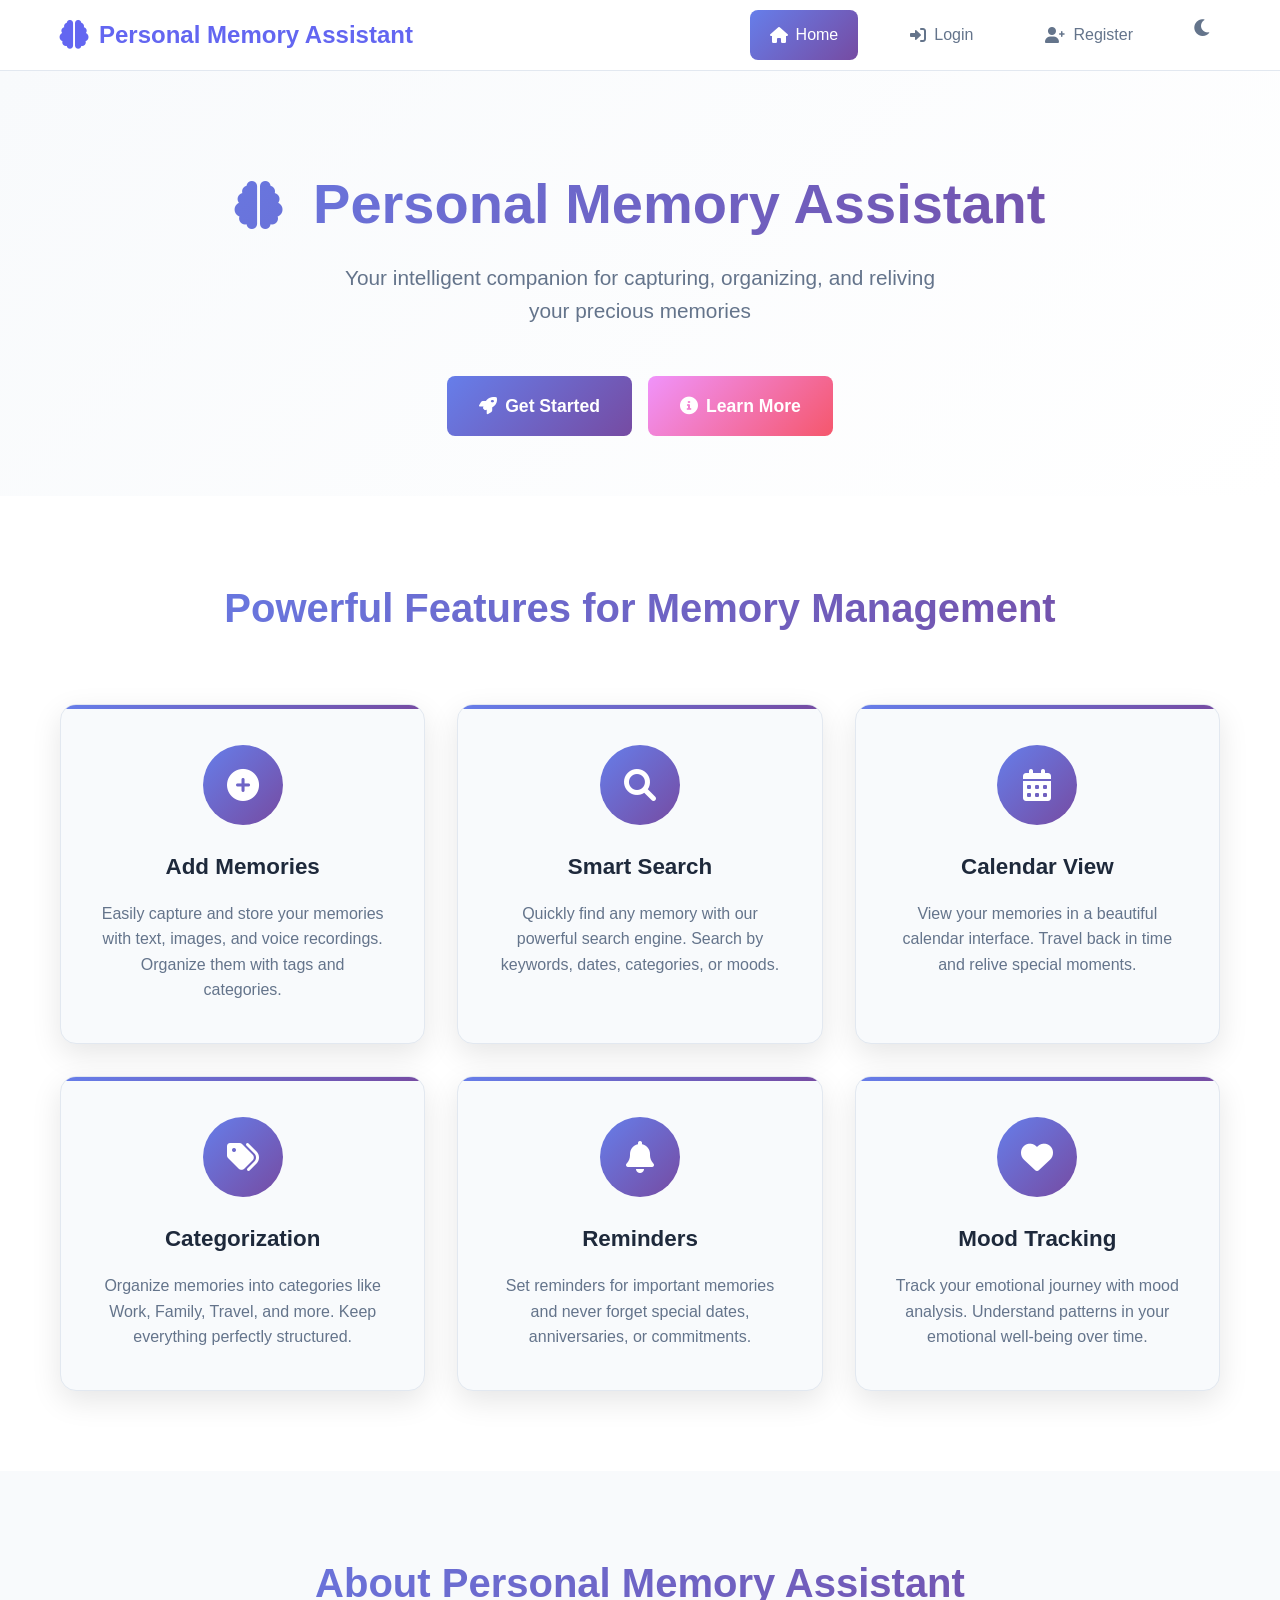
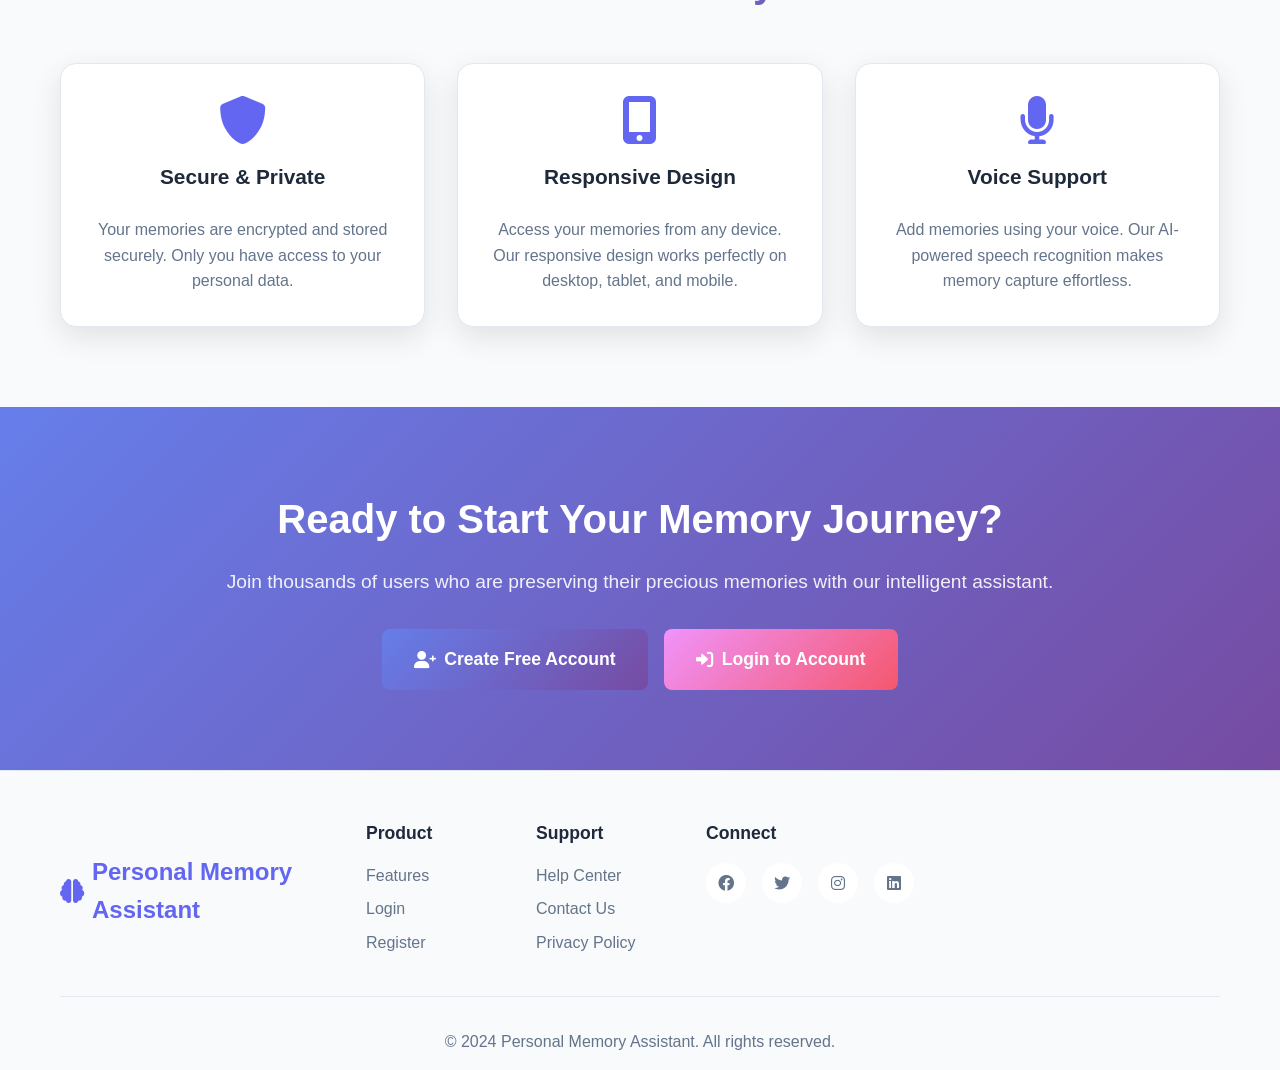
<file: frontend/index.html>
<!DOCTYPE html>
<html lang="en">
<head>
    <meta charset="UTF-8">
    <meta name="viewport" content="width=device-width, initial-scale=1.0">
    <title>Personal Memory Assistant - Your Digital Memory Companion</title>
    <link rel="stylesheet" href="styles.css">
    <link href="https://cdnjs.cloudflare.com/ajax/libs/font-awesome/6.0.0/css/all.min.css" rel="stylesheet">
</head>
<body>
    <!-- Navigation Bar -->
    <nav class="navbar">
        <div class="nav-container">
            <div class="nav-brand">
                <i class="fas fa-brain"></i>
                <span>Personal Memory Assistant</span>
            </div>
            <ul class="nav-menu">
                <li class="nav-item">
                    <a href="index.html" class="nav-link active">
                        <i class="fas fa-home"></i>
                        <span>Home</span>
                    </a>
                </li>
                <li class="nav-item">
                    <a href="login.html" class="nav-link">
                        <i class="fas fa-sign-in-alt"></i>
                        <span>Login</span>
                    </a>
                </li>
                <li class="nav-item">
                    <a href="register.html" class="nav-link">
                        <i class="fas fa-user-plus"></i>
                        <span>Register</span>
                    </a>
                </li>
                <li class="nav-item">
                    <button id="darkModeToggle" class="dark-mode-toggle" title="Toggle Dark Mode">
                        <i class="fas fa-moon"></i>
                    </button>
                </li>
            </ul>
            <button class="nav-toggle" id="navToggle">
                <i class="fas fa-bars"></i>
            </button>
        </div>
    </nav>

    <!-- Main Content -->
    <main class="main-content">
        <!-- Hero Section -->
        <section class="hero-section">
            <div class="container">
                <div class="hero-content">
                    <h1 class="hero-title">
                        <i class="fas fa-brain"></i>
                        Personal Memory Assistant
                    </h1>
                    <p class="hero-subtitle">Your intelligent companion for capturing, organizing, and reliving your precious memories</p>
                    <div class="hero-actions">
                        <a href="register.html" class="btn btn-primary btn-large">
                            <i class="fas fa-rocket"></i>
                            Get Started
                        </a>
                        <a href="#features" class="btn btn-secondary btn-large">
                            <i class="fas fa-info-circle"></i>
                            Learn More
                        </a>
                    </div>
                </div>
            </div>
        </section>

        <!-- Features Section -->
        <section id="features" class="features-section">
            <div class="container">
                <h2 class="section-title">Powerful Features for Memory Management</h2>
                <div class="features-grid">
                    <div class="feature-card">
                        <div class="feature-icon">
                            <i class="fas fa-plus-circle"></i>
                        </div>
                        <h3>Add Memories</h3>
                        <p>Easily capture and store your memories with text, images, and voice recordings. Organize them with tags and categories.</p>
                    </div>
                    <div class="feature-card">
                        <div class="feature-icon">
                            <i class="fas fa-search"></i>
                        </div>
                        <h3>Smart Search</h3>
                        <p>Quickly find any memory with our powerful search engine. Search by keywords, dates, categories, or moods.</p>
                    </div>
                    <div class="feature-card">
                        <div class="feature-icon">
                            <i class="fas fa-calendar-alt"></i>
                        </div>
                        <h3>Calendar View</h3>
                        <p>View your memories in a beautiful calendar interface. Travel back in time and relive special moments.</p>
                    </div>
                    <div class="feature-card">
                        <div class="feature-icon">
                            <i class="fas fa-tags"></i>
                        </div>
                        <h3>Categorization</h3>
                        <p>Organize memories into categories like Work, Family, Travel, and more. Keep everything perfectly structured.</p>
                    </div>
                    <div class="feature-card">
                        <div class="feature-icon">
                            <i class="fas fa-bell"></i>
                        </div>
                        <h3>Reminders</h3>
                        <p>Set reminders for important memories and never forget special dates, anniversaries, or commitments.</p>
                    </div>
                    <div class="feature-card">
                        <div class="feature-icon">
                            <i class="fas fa-heart"></i>
                        </div>
                        <h3>Mood Tracking</h3>
                        <p>Track your emotional journey with mood analysis. Understand patterns in your emotional well-being over time.</p>
                    </div>
                </div>
            </div>
        </section>

        <!-- About Section -->
        <section class="about-section">
            <div class="container">
                <div class="about-content">
                    <h2 class="section-title">About Personal Memory Assistant</h2>
                    <div class="about-grid">
                        <div class="about-card">
                            <div class="about-header">
                                <i class="fas fa-shield-alt"></i>
                                <h3>Secure & Private</h3>
                            </div>
                            <div class="about-body">
                                <p>Your memories are encrypted and stored securely. Only you have access to your personal data.</p>
                            </div>
                        </div>
                        <div class="about-card">
                            <div class="about-header">
                                <i class="fas fa-mobile-alt"></i>
                                <h3>Responsive Design</h3>
                            </div>
                            <div class="about-body">
                                <p>Access your memories from any device. Our responsive design works perfectly on desktop, tablet, and mobile.</p>
                            </div>
                        </div>
                        <div class="about-card">
                            <div class="about-header">
                                <i class="fas fa-microphone"></i>
                                <h3>Voice Support</h3>
                            </div>
                            <div class="about-body">
                                <p>Add memories using your voice. Our AI-powered speech recognition makes memory capture effortless.</p>
                            </div>
                        </div>
                    </div>
                </div>
            </div>
        </section>

        <!-- CTA Section -->
        <section class="cta-section">
            <div class="container">
                <div class="cta-content">
                    <h2>Ready to Start Your Memory Journey?</h2>
                    <p>Join thousands of users who are preserving their precious memories with our intelligent assistant.</p>
                    <div class="cta-actions">
                        <a href="register.html" class="btn btn-primary btn-large">
                            <i class="fas fa-user-plus"></i>
                            Create Free Account
                        </a>
                        <a href="login.html" class="btn btn-secondary btn-large">
                            <i class="fas fa-sign-in-alt"></i>
                            Login to Account
                        </a>
                    </div>
                </div>
            </div>
        </section>
    </main>

    <!-- Footer -->
    <footer class="footer">
        <div class="container">
            <div class="footer-content">
                <div class="footer-brand">
                    <i class="fas fa-brain"></i>
                    <span>Personal Memory Assistant</span>
                </div>
                <div class="footer-links">
                    <div class="footer-section">
                        <h4>Product</h4>
                        <ul>
                            <li><a href="#features">Features</a></li>
                            <li><a href="login.html">Login</a></li>
                            <li><a href="register.html">Register</a></li>
                        </ul>
                    </div>
                    <div class="footer-section">
                        <h4>Support</h4>
                        <ul>
                            <li><a href="#">Help Center</a></li>
                            <li><a href="#">Contact Us</a></li>
                            <li><a href="#">Privacy Policy</a></li>
                        </ul>
                    </div>
                    <div class="footer-section">
                        <h4>Connect</h4>
                        <div class="social-links">
                            <a href="#"><i class="fab fa-facebook"></i></a>
                            <a href="#"><i class="fab fa-twitter"></i></a>
                            <a href="#"><i class="fab fa-instagram"></i></a>
                            <a href="#"><i class="fab fa-linkedin"></i></a>
                        </div>
                    </div>
                </div>
            </div>
            <div class="footer-bottom">
                <p>&copy; 2024 Personal Memory Assistant. All rights reserved.</p>
            </div>
        </div>
    </footer>

    <script src="script.js"></script>
</body>
</html>
</file>
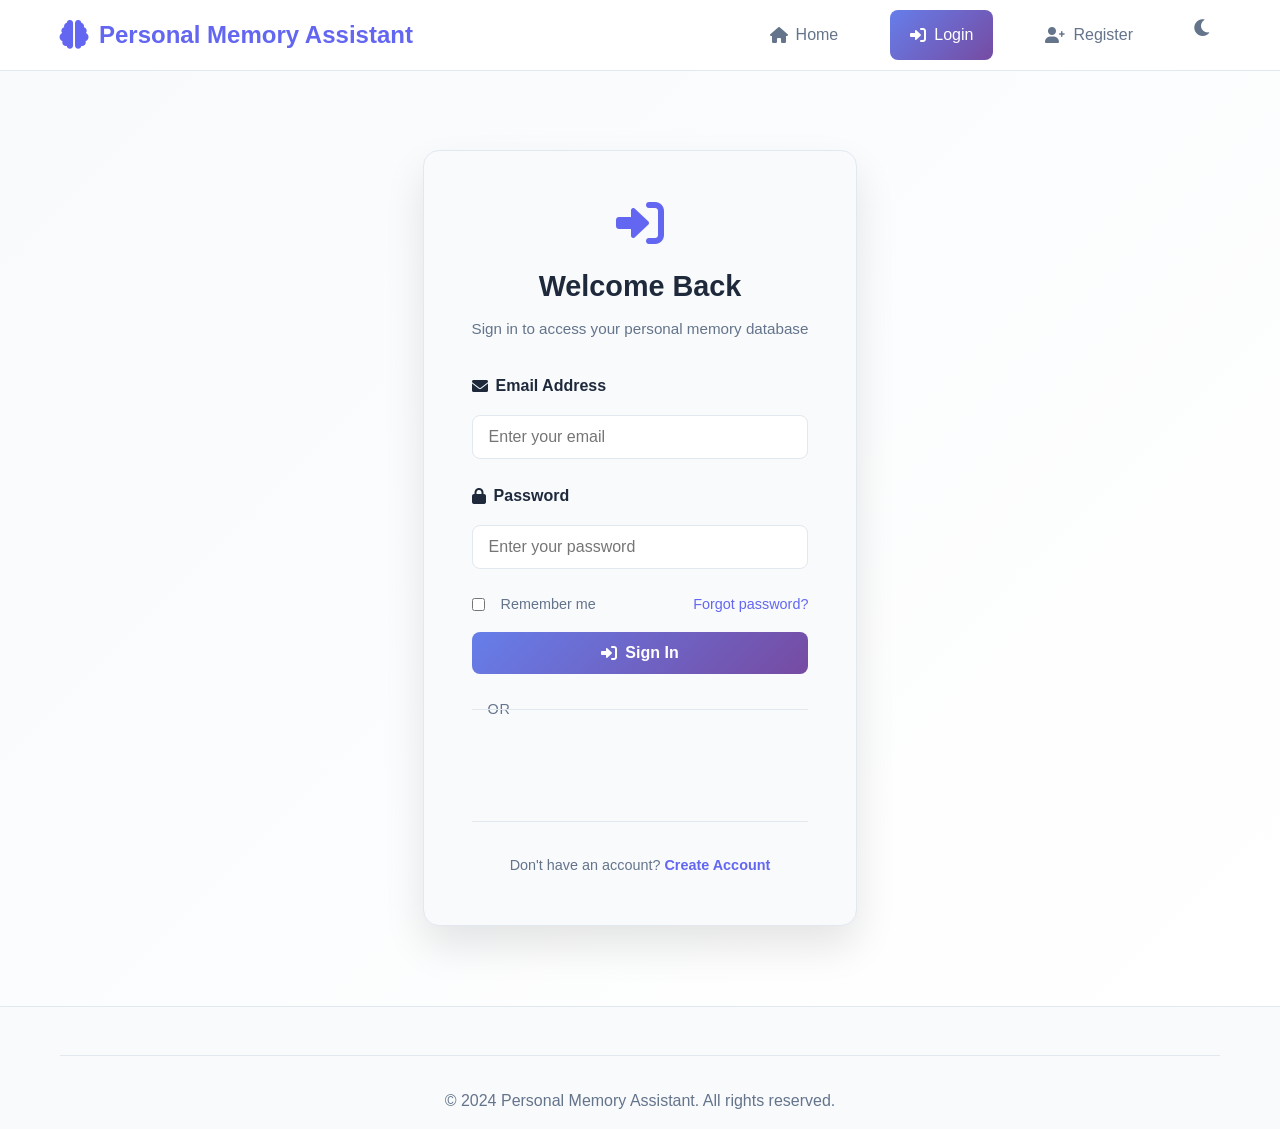
<file: frontend/dashboard.html>
<!DOCTYPE html>
<html lang="en">
<head>
    <meta charset="UTF-8">
    <meta name="viewport" content="width=device-width, initial-scale=1.0">
    <title>Dashboard - Personal Memory Assistant</title>
    <link rel="stylesheet" href="styles.css">
    <link href="https://cdnjs.cloudflare.com/ajax/libs/font-awesome/6.0.0/css/all.min.css" rel="stylesheet">
</head>
<body>
    <!-- Navigation Bar -->
    <nav class="navbar">
        <div class="nav-container">
            <div class="nav-brand">
                <i class="fas fa-brain"></i>
                <span>Personal Memory Assistant</span>
            </div>
            <ul class="nav-menu">
                <li class="nav-item">
                    <a href="index.html" class="nav-link">
                        <i class="fas fa-home"></i>
                        <span>Home</span>
                    </a>
                </li>
                <li class="nav-item">
                    <a href="dashboard.html" class="nav-link active">
                        <i class="fas fa-th-large"></i>
                        <span>Dashboard</span>
                    </a>
                </li>
                <li class="nav-item">
                    <a href="#" id="logoutLink" class="nav-link">
                        <i class="fas fa-sign-out-alt"></i>
                        <span>Logout</span>
                    </a>
                </li>
                <li class="nav-item">
                    <button id="darkModeToggle" class="dark-mode-toggle" title="Toggle Dark Mode">
                        <i class="fas fa-moon"></i>
                    </button>
                </li>
            </ul>
            <div class="nav-user">
                <div class="user-avatar" id="userAvatar">
                    <i class="fas fa-user"></i>
                </div>
                <span id="userName" class="user-name">User</span>
            </div>
            <button class="nav-toggle" id="navToggle">
                <i class="fas fa-bars"></i>
            </button>
        </div>
    </nav>

    <!-- Main Content -->
    <main class="main-content dashboard-content">
        <div class="container">
            <!-- Dashboard Header -->
            <section class="dashboard-header">
                <div class="welcome-section">
                    <h1>Welcome back, <span id="userDisplayName">User</span>!</h1>
                    <p>Here's what's happening with your memories today</p>
                </div>
                <div class="quick-actions">
                    <button id="quickAddMemory" class="btn btn-primary">
                        <i class="fas fa-plus"></i>
                        Quick Add
                    </button>
                    <button id="voiceAddMemory" class="btn btn-secondary">
                        <i class="fas fa-microphone"></i>
                        Voice Add
                    </button>
                </div>
            </section>

            <!-- Stats Overview -->
            <section class="stats-section">
                <div class="stats-grid">
                    <div class="stat-card">
                        <div class="stat-icon">
                            <i class="fas fa-calendar-check"></i>
                        </div>
                        <div class="stat-info">
                            <h3 id="totalMemories">0</h3>
                            <p>Total Memories</p>
                        </div>
                    </div>
                    <div class="stat-card">
                        <div class="stat-icon">
                            <i class="fas fa-tags"></i>
                        </div>
                        <div class="stat-info">
                            <h3 id="totalCategories">0</h3>
                            <p>Categories</p>
                        </div>
                    </div>
                    <div class="stat-card">
                        <div class="stat-icon">
                            <i class="fas fa-heart"></i>
                        </div>
                        <div class="stat-info">
                            <h3 id="favoriteMood">Happy</h3>
                            <p>Favorite Mood</p>
                        </div>
                    </div>
                    <div class="stat-card">
                        <div class="stat-icon">
                            <i class="fas fa-clock"></i>
                        </div>
                        <div class="stat-info">
                            <h3 id="recentMemories">0</h3>
                            <p>This Week</p>
                        </div>
                    </div>
                </div>
            </section>

            <!-- Main Dashboard Grid -->
            <div class="dashboard-grid">
                <!-- Memory Creation Panel -->
                <section class="dashboard-panel memory-creation-panel">
                    <div class="panel-header">
                        <h2><i class="fas fa-plus-circle"></i> Create New Memory</h2>
                        <button class="panel-toggle" data-panel="memory-creation">
                            <i class="fas fa-chevron-up"></i>
                        </button>
                    </div>
                    <div class="panel-content">
                        <form id="memoryForm" class="memory-form">
                            <div class="form-row">
                                <div class="form-group">
                                    <label for="memoryTitle">Title</label>
                                    <input type="text" id="memoryTitle" placeholder="Memory title..." required>
                                </div>
                                <div class="form-group">
                                    <label for="memoryDate">Date</label>
                                    <input type="date" id="memoryDate" required>
                                </div>
                            </div>
                            <div class="form-group">
                                <label for="memoryDescription">Description</label>
                                <textarea id="memoryDescription" rows="4" placeholder="Describe your memory..." required></textarea>
                            </div>
                            <div class="form-row">
                                <div class="form-group">
                                    <label for="memoryMood">Mood</label>
                                    <select id="memoryMood">
                                        <option value="neutral">Neutral</option>
                                        <option value="happy">Happy</option>
                                        <option value="sad">Sad</option>
                                        <option value="angry">Angry</option>
                                        <option value="excited">Excited</option>
                                        <option value="peaceful">Peaceful</option>
                                        <option value="love">Love</option>
                                    </select>
                                </div>
                                <div class="form-group">
                                    <label for="memoryCategory">Category</label>
                                    <select id="memoryCategory">
                                        <option value="general">General</option>
                                        <option value="work">Work</option>
                                        <option value="family">Family</option>
                                        <option value="friends">Friends</option>
                                        <option value="travel">Travel</option>
                                        <option value="food">Food</option>
                                        <option value="health">Health</option>
                                        <option value="education">Education</option>
                                        <option value="hobby">Hobby</option>
                                    </select>
                                </div>
                            </div>
                            <div class="form-group">
                                <label for="memoryTags">Tags (comma separated)</label>
                                <input type="text" id="memoryTags" placeholder="important, urgent, birthday...">
                            </div>
                            <div class="form-group">
                                <label for="memoryImage">Image</label>
                                <input type="file" id="memoryImage" accept="image/*">
                            </div>
                            <button type="submit" class="btn btn-primary btn-full">
                                <i class="fas fa-save"></i>
                                Save Memory
                            </button>
                        </form>
                    </div>
                </section>

                <!-- Recent Memories Panel -->
                <section class="dashboard-panel recent-memories-panel">
                    <div class="panel-header">
                        <h2><i class="fas fa-clock"></i> Recent Memories</h2>
                        <button class="panel-toggle" data-panel="recent-memories">
                            <i class="fas fa-chevron-up"></i>
                        </button>
                    </div>
                    <div class="panel-content">
                        <div id="recentMemoriesList" class="memories-list">
                            <!-- Recent memories will be loaded here -->
                        </div>
                        <div class="panel-footer">
                            <a href="#" class="btn btn-secondary btn-full">View All Memories</a>
                        </div>
                    </div>
                </section>

                <!-- Calendar Panel -->
                <section class="dashboard-panel calendar-panel">
                    <div class="panel-header">
                        <h2><i class="fas fa-calendar-alt"></i> Memory Calendar</h2>
                        <button class="panel-toggle" data-panel="calendar">
                            <i class="fas fa-chevron-up"></i>
                        </button>
                    </div>
                    <div class="panel-content">
                        <div id="miniCalendar" class="mini-calendar">
                            <!-- Mini calendar will be rendered here -->
                        </div>
                    </div>
                </section>

                <!-- Search Panel -->
                <section class="dashboard-panel search-panel">
                    <div class="panel-header">
                        <h2><i class="fas fa-search"></i> Search Memories</h2>
                        <button class="panel-toggle" data-panel="search">
                            <i class="fas fa-chevron-up"></i>
                        </button>
                    </div>
                    <div class="panel-content">
                        <div class="search-container">
                            <div class="search-bar">
                                <i class="fas fa-search"></i>
                                <input type="text" id="searchInput" placeholder="Search your memories...">
                            </div>
                            <div class="filter-options">
                                <select id="categoryFilter">
                                    <option value="">All Categories</option>
                                    <option value="general">General</option>
                                    <option value="work">Work</option>
                                    <option value="family">Family</option>
                                    <option value="friends">Friends</option>
                                    <option value="travel">Travel</option>
                                    <option value="food">Food</option>
                                    <option value="health">Health</option>
                                    <option value="education">Education</option>
                                    <option value="hobby">Hobby</option>
                                </select>
                                <select id="moodFilter">
                                    <option value="">All Moods</option>
                                    <option value="neutral">Neutral</option>
                                    <option value="happy">Happy</option>
                                    <option value="sad">Sad</option>
                                    <option value="angry">Angry</option>
                                    <option value="excited">Excited</option>
                                    <option value="peaceful">Peaceful</option>
                                    <option value="love">Love</option>
                                </select>
                            </div>
                            <div id="searchResults" class="search-results">
                                <!-- Search results will appear here -->
                            </div>
                        </div>
                    </div>
                </section>

                <!-- Voice Assistant Panel -->
                <section class="dashboard-panel voice-panel">
                    <div class="panel-header">
                        <h2><i class="fas fa-microphone"></i> Voice Assistant</h2>
                        <button class="panel-toggle" data-panel="voice">
                            <i class="fas fa-chevron-up"></i>
                        </button>
                    </div>
                    <div class="panel-content">
                        <div class="voice-interface">
                            <button id="voiceToggle" class="voice-toggle-btn">
                                <i class="fas fa-microphone"></i>
                                <span>Start Recording</span>
                            </button>
                            <div id="voiceStatus" class="voice-status">
                                Click to start voice recording
                            </div>
                            <div id="voiceTranscript" class="voice-transcript">
                                <!-- Voice transcript will appear here -->
                            </div>
                        </div>
                    </div>
                </section>

                <!-- Mood Tracking Panel -->
                <section class="dashboard-panel mood-panel">
                    <div class="panel-header">
                        <h2><i class="fas fa-heart"></i> Mood Tracking</h2>
                        <button class="panel-toggle" data-panel="mood">
                            <i class="fas fa-chevron-up"></i>
                        </button>
                    </div>
                    <div class="panel-content">
                        <div id="moodChart" class="mood-chart">
                            <!-- Mood chart will be rendered here -->
                        </div>
                        <div class="mood-summary">
                            <h3>Recent Mood Analysis</h3>
                            <div id="moodStats" class="mood-stats">
                                <!-- Mood statistics will appear here -->
                            </div>
                        </div>
                    </div>
                </section>
            </div>
        </div>
    </main>

    <!-- Memory Modal -->
    <div id="memoryModal" class="modal">
        <div class="modal-content">
            <span class="close">&times;</span>
            <div id="modalBody">
                <!-- Memory details will be loaded here -->
            </div>
        </div>
    </div>

    <!-- Loading Overlay -->
    <div id="loadingOverlay" class="loading-overlay">
        <div class="loading-spinner">
            <i class="fas fa-spinner fa-spin"></i>
            <p>Loading...</p>
        </div>
    </div>

    <!-- Notification -->
    <div id="notification" class="notification">
        <span id="notificationText"></span>
    </div>

    <script src="script.js"></script>
</body>
</html>
</file>
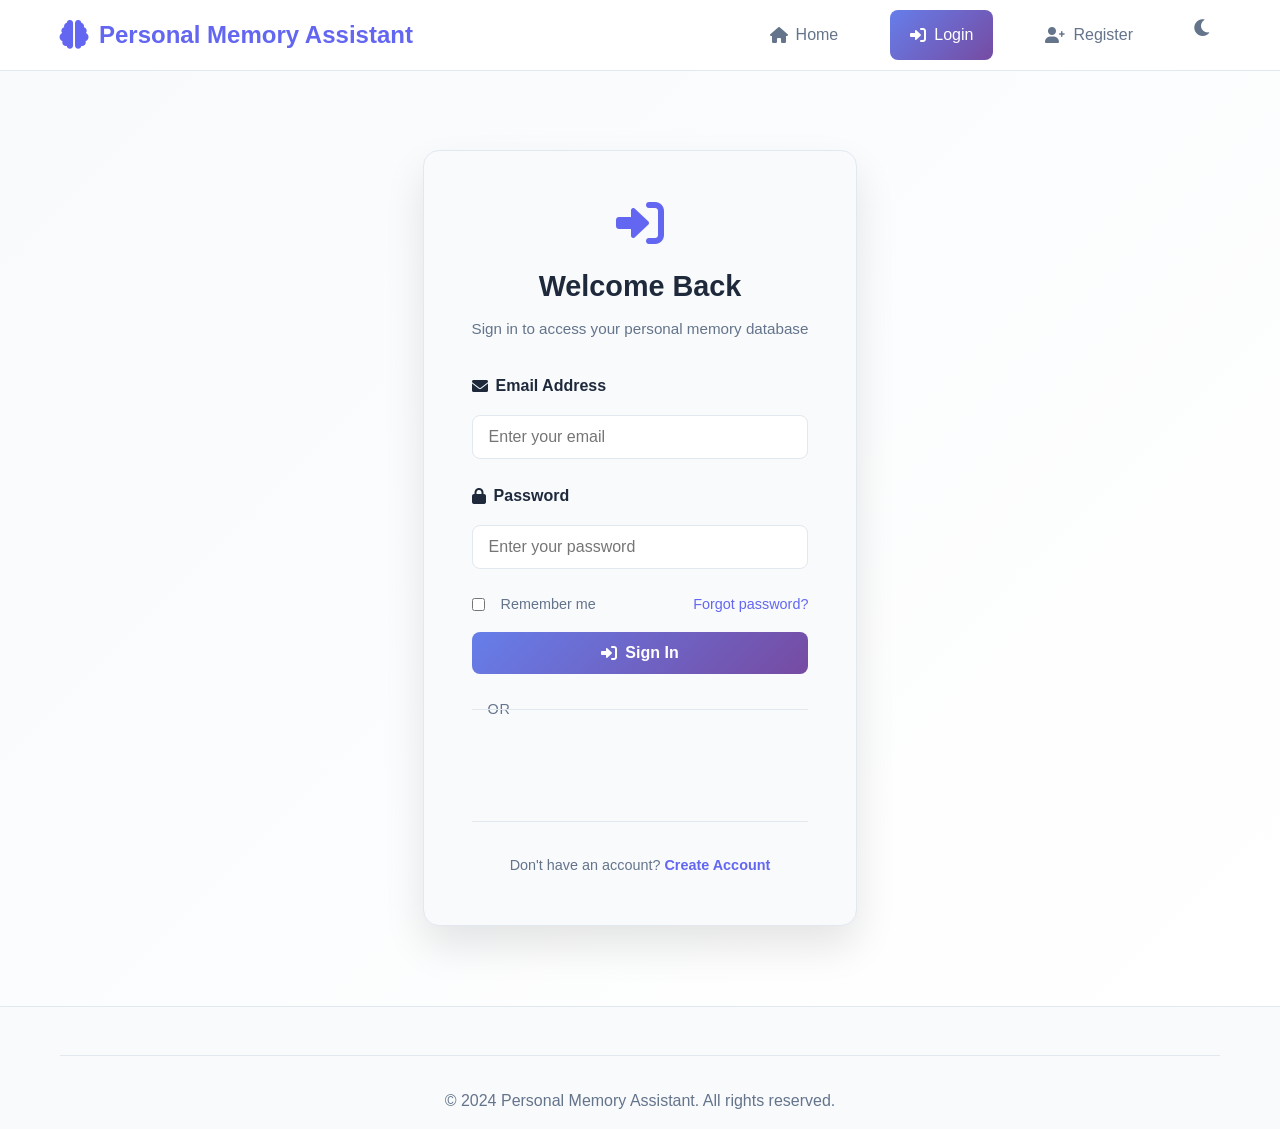
<file: frontend/login.html>
<!DOCTYPE html>
<html lang="en">
<head>
    <meta charset="UTF-8">
    <meta name="viewport" content="width=device-width, initial-scale=1.0">
    <title>Login - Personal Memory Assistant</title>
    <link rel="stylesheet" href="styles.css">
    <link href="https://cdnjs.cloudflare.com/ajax/libs/font-awesome/6.0.0/css/all.min.css" rel="stylesheet">
    <script src="https://accounts.google.com/gsi/client" async defer></script>
</head>
<body>
    <!-- Navigation Bar -->
    <nav class="navbar">
        <div class="nav-container">
            <div class="nav-brand">
                <i class="fas fa-brain"></i>
                <span>Personal Memory Assistant</span>
            </div>
            <ul class="nav-menu">
                <li class="nav-item">
                    <a href="index.html" class="nav-link">
                        <i class="fas fa-home"></i>
                        <span>Home</span>
                    </a>
                </li>
                <li class="nav-item">
                    <a href="login.html" class="nav-link active">
                        <i class="fas fa-sign-in-alt"></i>
                        <span>Login</span>
                    </a>
                </li>
                <li class="nav-item">
                    <a href="register.html" class="nav-link">
                        <i class="fas fa-user-plus"></i>
                        <span>Register</span>
                    </a>
                </li>
                <li class="nav-item">
                    <button id="darkModeToggle" class="dark-mode-toggle" title="Toggle Dark Mode">
                        <i class="fas fa-moon"></i>
                    </button>
                </li>
            </ul>
            <button class="nav-toggle" id="navToggle">
                <i class="fas fa-bars"></i>
            </button>
        </div>
    </nav>

    <!-- Main Content -->
    <main class="main-content">
        <!-- Login Section -->
        <section class="auth-section">
            <div class="container">
                <div class="auth-container">
                    <div class="auth-header">
                        <i class="fas fa-sign-in-alt"></i>
                        <h2>Welcome Back</h2>
                        <p>Sign in to access your personal memory database</p>
                    </div>
                    
                    <form id="loginForm" class="auth-form" style="display: block;">
                        <div class="form-group">
                            <label for="email">
                                <i class="fas fa-envelope"></i>
                                Email Address
                            </label>
                            <input type="email" id="email" name="email" required placeholder="Enter your email">
                        </div>
                        
                        <div class="form-group">
                            <label for="password">
                                <i class="fas fa-lock"></i>
                                Password
                            </label>
                            <input type="password" id="password" name="password" required placeholder="Enter your password">
                        </div>
                        
                        <div class="form-options">
                            <label class="checkbox-label">
                                <input type="checkbox" id="remember">
                                <span class="checkmark"></span>
                                Remember me
                            </label>
                            <a href="#" class="forgot-password">Forgot password?</a>
                        </div>
                        
                        <button type="submit" class="btn btn-primary btn-full">
                            <i class="fas fa-sign-in-alt"></i>
                            Sign In
                        </button>
                        
                        <div class="divider">
                            <span>OR</span>
                        </div>
                        
                        <div class="social-login">
                            <div id="googleSignInButton" class="google-signin-wrapper">
                                <!-- Google Sign-In button will be rendered here by GSI -->
                            </div>
                        </div>
                    </form>
                    
                    <div class="auth-footer">
                        <p>Don't have an account? <a href="register.html" class="auth-link">Create Account</a></p>
                    </div>
                </div>
            </div>
        </section>
    </main>

    <!-- Footer -->
    <footer class="footer">
        <div class="container">
            <div class="footer-bottom">
                <p>&copy; 2024 Personal Memory Assistant. All rights reserved.</p>
            </div>
        </div>
    </footer>

    <!-- Loading Overlay -->
    <div id="loadingOverlay" class="loading-overlay">
        <div class="loading-spinner">
            <i class="fas fa-spinner fa-spin"></i>
            <p>Signing in...</p>
        </div>
    </div>

    <!-- Notification -->
    <div id="notification" class="notification">
        <span id="notificationText"></span>
    </div>

    <script src="script.js"></script>
</body>
</html>
</file>
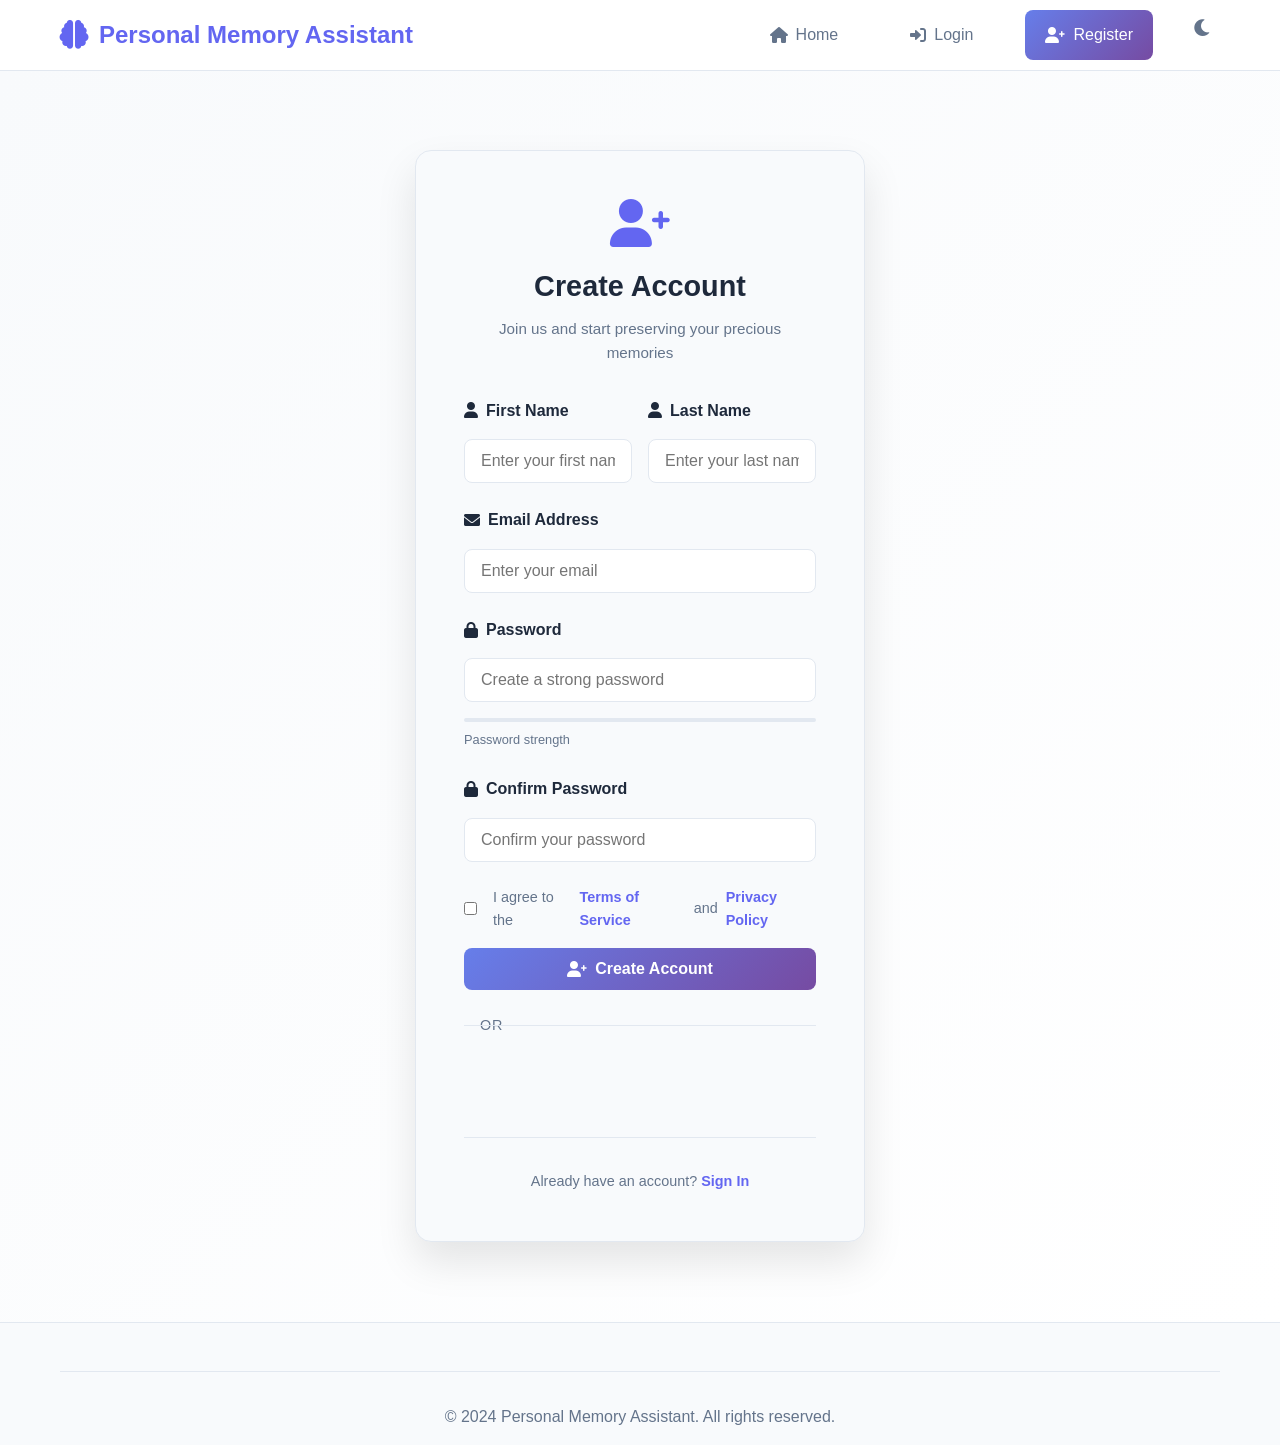
<file: frontend/register.html>
<!DOCTYPE html>
<html lang="en">
<head>
    <meta charset="UTF-8">
    <meta name="viewport" content="width=device-width, initial-scale=1.0">
    <title>Register - Personal Memory Assistant</title>
    <link rel="stylesheet" href="styles.css">
    <link href="https://cdnjs.cloudflare.com/ajax/libs/font-awesome/6.0.0/css/all.min.css" rel="stylesheet">
    <script src="https://accounts.google.com/gsi/client" async defer></script>
</head>
<body>
    <!-- Navigation Bar -->
    <nav class="navbar">
        <div class="nav-container">
            <div class="nav-brand">
                <i class="fas fa-brain"></i>
                <span>Personal Memory Assistant</span>
            </div>
            <ul class="nav-menu">
                <li class="nav-item">
                    <a href="index.html" class="nav-link">
                        <i class="fas fa-home"></i>
                        <span>Home</span>
                    </a>
                </li>
                <li class="nav-item">
                    <a href="login.html" class="nav-link">
                        <i class="fas fa-sign-in-alt"></i>
                        <span>Login</span>
                    </a>
                </li>
                <li class="nav-item">
                    <a href="register.html" class="nav-link active">
                        <i class="fas fa-user-plus"></i>
                        <span>Register</span>
                    </a>
                </li>
                <li class="nav-item">
                    <button id="darkModeToggle" class="dark-mode-toggle" title="Toggle Dark Mode">
                        <i class="fas fa-moon"></i>
                    </button>
                </li>
            </ul>
            <button class="nav-toggle" id="navToggle">
                <i class="fas fa-bars"></i>
            </button>
        </div>
    </nav>

    <!-- Main Content -->
    <main class="main-content">
        <!-- Register Section -->
        <section class="auth-section">
            <div class="container">
                <div class="auth-container">
                    <div class="auth-header">
                        <i class="fas fa-user-plus"></i>
                        <h2>Create Account</h2>
                        <p>Join us and start preserving your precious memories</p>
                    </div>
                    
                    <form id="registerForm" class="auth-form" style="display: block;">
                        <div class="form-row">
                            <div class="form-group">
                                <label for="firstName">
                                    <i class="fas fa-user"></i>
                                    First Name
                                </label>
                                <input type="text" id="firstName" name="firstName" required placeholder="Enter your first name">
                            </div>
                            
                            <div class="form-group">
                                <label for="lastName">
                                    <i class="fas fa-user"></i>
                                    Last Name
                                </label>
                                <input type="text" id="lastName" name="lastName" required placeholder="Enter your last name">
                            </div>
                        </div>
                        
                        <div class="form-group">
                            <label for="email">
                                <i class="fas fa-envelope"></i>
                                Email Address
                            </label>
                            <input type="email" id="email" name="email" required placeholder="Enter your email">
                        </div>
                        
                        <div class="form-group">
                            <label for="password">
                                <i class="fas fa-lock"></i>
                                Password
                            </label>
                            <input type="password" id="password" name="password" required placeholder="Create a strong password">
                            <div class="password-strength">
                                <div class="strength-bar"></div>
                                <span class="strength-text">Password strength</span>
                            </div>
                        </div>
                        
                        <div class="form-group">
                            <label for="confirmPassword">
                                <i class="fas fa-lock"></i>
                                Confirm Password
                            </label>
                            <input type="password" id="confirmPassword" name="confirmPassword" required placeholder="Confirm your password">
                        </div>
                        
                        <div class="form-options">
                            <label class="checkbox-label">
                                <input type="checkbox" id="terms" required>
                                <span class="checkmark"></span>
                                I agree to the <a href="#" class="auth-link">Terms of Service</a> and <a href="#" class="auth-link">Privacy Policy</a>
                            </label>
                        </div>
                        
                        <button type="submit" class="btn btn-primary btn-full">
                            <i class="fas fa-user-plus"></i>
                            Create Account
                        </button>
                        
                        <div class="divider">
                            <span>OR</span>
                        </div>
                        
                        <div class="social-login">
                            <div id="googleSignInButton" class="google-signin-wrapper">
                                <!-- Google Sign-In button will be rendered here by GSI -->
                            </div>
                        </div>
                    </form>
                    
                    <div class="auth-footer">
                        <p>Already have an account? <a href="login.html" class="auth-link">Sign In</a></p>
                    </div>
                </div>
            </div>
        </section>
    </main>

    <!-- Footer -->
    <footer class="footer">
        <div class="container">
            <div class="footer-bottom">
                <p>&copy; 2024 Personal Memory Assistant. All rights reserved.</p>
            </div>
        </div>
    </footer>

    <!-- Loading Overlay -->
    <div id="loadingOverlay" class="loading-overlay">
        <div class="loading-spinner">
            <i class="fas fa-spinner fa-spin"></i>
            <p>Creating account...</p>
        </div>
    </div>

    <!-- Notification -->
    <div id="notification" class="notification">
        <span id="notificationText"></span>
    </div>

    <script src="script.js"></script>
</body>
</html>
</file>
<file: frontend/styles.css>
/* CSS Variables */
:root {
    --primary-color: #6366f1;
    --primary-dark: #4f46e5;
    --secondary-color: #8b5cf6;
    --accent-color: #ec4899;
    --background: #ffffff;
    --surface: #f8fafc;
    --text-primary: #1e293b;
    --text-secondary: #64748b;
    --border: #e2e8f0;
    --shadow: rgba(0, 0, 0, 0.1);
    --success: #10b981;
    --warning: #f59e0b;
    --error: #ef4444;
    --mood-happy: #fbbf24;
    --mood-sad: #6b7280;
    --mood-angry: #ef4444;
    --mood-excited: #f97316;
    --mood-peaceful: #10b981;
    --mood-love: #ec4899;
    --gradient-primary: linear-gradient(135deg, #667eea 0%, #764ba2 100%);
    --gradient-secondary: linear-gradient(135deg, #f093fb 0%, #f5576c 100%);
    --border-radius: 0.5rem;
    --border-radius-lg: 1rem;
    --transition: all 0.3s ease;
}


/* Dark Mode */
[data-theme="dark"] {
    --primary-color: #818cf8;
    --primary-dark: #6366f1;
    --secondary-color: #a78bfa;
    --accent-color: #f472b6;
    --background: #0f172a;
    --surface: #1e293b;
    --text-primary: #f1f5f9;
    --text-secondary: #94a3b8;
    --border: #334155;
    --shadow: rgba(0, 0, 0, 0.3);
}

/* Base Styles */
* {
    margin: 0;
    padding: 0;
    box-sizing: border-box;
}

body {
    font-family: -apple-system, BlinkMacSystemFont, 'Segoe UI', Roboto, Oxygen, Ubuntu, sans-serif;
    background: var(--background);
    color: var(--text-primary);
    line-height: 1.6;
    transition: background-color 0.3s ease, color 0.3s ease;
}

.container {
    max-width: 1200px;
    margin: 0 auto;
    padding: 0 20px;
}

/* Header */
.header {
    background: var(--surface);
    border-bottom: 1px solid var(--border);
    padding: 1rem 0;
    position: sticky;
    top: 0;
    z-index: 100;
    backdrop-filter: blur(10px);
    background: rgba(248, 250, 252, 0.9);
}

[data-theme="dark"] .header {
    background: rgba(30, 41, 59, 0.9);
}

.header-content {
    display: flex;
    justify-content: space-between;
    align-items: center;
}

.logo {
    display: flex;
    align-items: center;
    gap: 0.5rem;
    font-size: 1.5rem;
    font-weight: bold;
    color: var(--primary-color);
}

.logo i {
    font-size: 2rem;
}

.header-actions {
    display: flex;
    align-items: center;
    gap: 1rem;
}

.voice-toggle {
    display: flex;
    align-items: center;
    gap: 0.5rem;
    padding: 0.5rem 1rem;
    background: var(--primary-color);
    color: white;
    border: none;
    border-radius: 2rem;
    cursor: pointer;
    transition: all 0.3s ease;
}

.voice-toggle:hover {
    background: var(--primary-dark);
    transform: translateY(-2px);
}

.voice-toggle.active {
    background: var(--success);
    animation: pulse 2s infinite;
}

@keyframes pulse {
    0% { box-shadow: 0 0 0 0 rgba(16, 185, 129, 0.7); }
    70% { box-shadow: 0 0 0 10px rgba(16, 185, 129, 0); }
    100% { box-shadow: 0 0 0 0 rgba(16, 185, 129, 0); }
}

.dark-mode-toggle {
    padding: 0.5rem;
    background: var(--surface);
    border: 1px solid var(--border);
    border-radius: 50%;
    cursor: pointer;
    transition: all 0.3s ease;
}

.dark-mode-toggle:hover {
    background: var(--primary-color);
    color: white;
}

.user-info {
    display: flex;
    align-items: center;
    gap: 1rem;
}

.logout-btn {
    padding: 0.5rem 1rem;
    background: var(--error);
    color: white;
    border: none;
    border-radius: 0.5rem;
    cursor: pointer;
    transition: all 0.3s ease;
}

.logout-btn:hover {
    background: #dc2626;
}

/* Main Content */
.main {
    padding: 2rem 0;
    min-height: calc(100vh - 80px);
}

/* Auth Section */
.auth-section {
    display: flex;
    justify-content: center;
    align-items: center;
    min-height: calc(100vh - 80px);
    background: linear-gradient(135deg, var(--surface) 0%, var(--background) 100%);
    padding: 2rem 0;
}

.auth-container {
    background: var(--surface);
    padding: 2.5rem;
    border-radius: 1.5rem;
    box-shadow: 0 20px 40px rgba(0, 0, 0, 0.1);
    width: 100%;
    max-width: 450px;
    backdrop-filter: blur(10px);
    border: 1px solid var(--border);
    transition: all 0.3s ease;
}

.auth-container:hover {
    transform: translateY(-5px);
    box-shadow: 0 25px 50px rgba(0, 0, 0, 0.15);
}

.auth-tabs {
    display: flex;
    margin-bottom: 2.5rem;
    background: var(--background);
    border-radius: 0.75rem;
    padding: 0.25rem;
    border: 1px solid var(--border);
}

.auth-tab {
    flex: 1;
    padding: 1rem;
    background: none;
    border: none;
    cursor: pointer;
    color: var(--text-secondary);
    transition: all 0.3s ease;
    border-radius: 0.5rem;
    font-weight: 500;
    position: relative;
}

.auth-tab:hover {
    background: var(--primary-color);
    color: white;
    transform: scale(1.02);
}

.auth-tab.active {
    color: white;
    background: var(--primary-color);
    box-shadow: 0 4px 15px rgba(99, 102, 241, 0.3);
}

.auth-form {
    display: none;
    animation: fadeIn 0.5s ease;
}

.auth-form.active {
    display: block;
}

.auth-form h2 {
    margin-bottom: 2rem;
    text-align: center;
    color: var(--text-primary);
    font-size: 1.8rem;
    font-weight: 600;
}

@keyframes fadeIn {
    from {
        opacity: 0;
        transform: translateY(20px);
    }
    to {
        opacity: 1;
        transform: translateY(0);
    }
}

/* Auth Header */
.auth-header {
    text-align: center;
    margin-bottom: 2rem;
}

.auth-header i {
    font-size: 2.5rem;
    color: var(--primary-color);
    margin-bottom: 0.75rem;
    display: block;
}

.auth-header h2 {
    font-size: 1.8rem;
    font-weight: 700;
    color: var(--text-primary);
    margin-bottom: 0.5rem;
}

.auth-header p {
    color: var(--text-secondary);
    font-size: 0.95rem;
}

/* Auth Footer */
.auth-footer {
    text-align: center;
    margin-top: 1.5rem;
    padding-top: 1.5rem;
    border-top: 1px solid var(--border);
}

.auth-footer p {
    color: var(--text-secondary);
    font-size: 0.9rem;
}

.auth-link {
    color: var(--primary-color);
    text-decoration: none;
    font-weight: 600;
    transition: color 0.3s ease;
}

.auth-link:hover {
    color: var(--primary-dark);
    text-decoration: underline;
}

/* Form Options (Remember me, Forgot password) */
.form-options {
    display: flex;
    justify-content: space-between;
    align-items: center;
    margin-bottom: 1.5rem;
}

.checkbox-label {
    display: flex;
    align-items: center;
    gap: 0.5rem;
    cursor: pointer;
    color: var(--text-secondary);
    font-size: 0.9rem;
}

.forgot-password {
    color: var(--primary-color);
    text-decoration: none;
    font-size: 0.9rem;
    font-weight: 500;
}

.forgot-password:hover {
    text-decoration: underline;
}

/* Divider (OR separator) */
.divider {
    display: flex;
    align-items: center;
    margin: 1.5rem 0;
    gap: 1rem;
}

.divider::before,
.divider::after {
    content: '';
    flex: 1;
    height: 1px;
    background: var(--border);
}

.divider span {
    color: var(--text-secondary);
    font-size: 0.85rem;
    font-weight: 500;
    text-transform: uppercase;
    letter-spacing: 0.05em;
}

/* Google Sign-In Button Wrapper */
.google-signin-wrapper {
    display: flex;
    justify-content: center;
    align-items: center;
    min-height: 44px;
}

.google-signin-wrapper > div {
    width: 100% !important;
}

.google-signin-wrapper iframe {
    margin: 0 auto;
    display: block;
}

/* Social Login Section */
.social-login {
    display: flex;
    flex-direction: column;
    gap: 0.75rem;
}

/* Password Strength */
.password-strength {
    margin-top: 0.5rem;
}

.strength-bar {
    height: 4px;
    background: var(--border);
    border-radius: 2px;
    margin-bottom: 0.25rem;
    overflow: hidden;
}

.strength-text {
    font-size: 0.8rem;
    color: var(--text-secondary);
}

/* User Avatar with Profile Picture */
.nav-user {
    display: flex;
    align-items: center;
    gap: 0.75rem;
}

.user-avatar {
    width: 36px;
    height: 36px;
    border-radius: 50%;
    overflow: hidden;
    border: 2px solid var(--primary-color);
    display: flex;
    align-items: center;
    justify-content: center;
    background: var(--surface);
    flex-shrink: 0;
}

.user-avatar i {
    font-size: 1rem;
    color: var(--primary-color);
}

.user-avatar img {
    width: 100%;
    height: 100%;
    object-fit: cover;
    display: block;
}

.user-name {
    font-weight: 500;
    color: var(--text-primary);
    font-size: 0.9rem;
}

/* Full width button */
.btn-full {
    width: 100%;
    display: flex;
    align-items: center;
    justify-content: center;
    gap: 0.5rem;
    padding: 0.85rem 1.5rem;
    font-size: 1rem;
}

/* Forms */
.form-group {
    margin-bottom: 1.5rem;
}

.form-group label {
    display: block;
    margin-bottom: 0.5rem;
    color: var(--text-secondary);
    font-weight: 500;
}

.form-group input,
.form-group textarea,
.form-group select {
    width: 100%;
    padding: 0.75rem;
    background: var(--background);
    border: 1px solid var(--border);
    border-radius: 0.5rem;
    color: var(--text-primary);
    transition: all 0.3s ease;
}

.form-group input:focus,
.form-group textarea:focus,
.form-group select:focus {
    outline: none;
    border-color: var(--primary-color);
    box-shadow: 0 0 0 3px rgba(99, 102, 241, 0.1);
}

.form-row {
    display: grid;
    grid-template-columns: 1fr 1fr;
    gap: 1rem;
}

/* Buttons */
.btn {
    padding: 0.75rem 1.5rem;
    border: none;
    border-radius: 0.5rem;
    cursor: pointer;
    font-weight: 500;
    transition: all 0.3s ease;
    text-decoration: none;
    display: inline-block;
    text-align: center;
}

.btn-primary {
    background: var(--primary-color);
    color: white;
}

.btn-primary:hover {
    background: var(--primary-dark);
    transform: translateY(-2px);
}

.btn-secondary {
    background: var(--secondary-color);
    color: white;
}

.btn-secondary:hover {
    background: #7c3aed;
}

/* Live Transcription */
.live-transcription {
    background: var(--surface);
    border: 2px solid var(--border);
    border-radius: 1rem;
    padding: 1.5rem;
    margin-bottom: 1.5rem;
    animation: slideInUp 0.3s ease;
}

.transcription-header {
    display: flex;
    align-items: center;
    gap: 0.5rem;
    margin-bottom: 1rem;
    color: var(--primary-color);
    font-weight: 600;
}

.transcription-header i {
    font-size: 1.2rem;
}

.transcript-text {
    background: var(--background);
    border: 1px solid var(--border);
    border-radius: 0.5rem;
    padding: 1rem;
    min-height: 100px;
    color: var(--text-primary);
    font-size: 1.1rem;
    line-height: 1.6;
    white-space: pre-wrap;
    word-wrap: break-word;
    max-height: 200px;
    overflow-y: auto;
}

.transcript-text.recording {
    border-color: var(--success);
    box-shadow: 0 0 0 3px rgba(16, 185, 129, 0.1);
    animation: pulse 2s infinite;
}

/* Extracted Information */
.extracted-info {
    background: linear-gradient(135deg, var(--surface) 0%, var(--background) 100%);
    border: 1px solid var(--border);
    border-radius: 1rem;
    padding: 1.5rem;
    margin-bottom: 2rem;
    box-shadow: 0 4px 15px var(--shadow);
}

.extracted-info h3 {
    margin-bottom: 1rem;
    color: var(--text-primary);
    font-size: 1.2rem;
}

.info-grid {
    display: grid;
    grid-template-columns: repeat(auto-fit, minmax(200px, 1fr));
    gap: 1rem;
}

.info-item {
    background: var(--background);
    padding: 1rem;
    border-radius: 0.5rem;
    border-left: 3px solid var(--primary-color);
}

.info-item label {
    display: block;
    font-weight: 600;
    color: var(--text-secondary);
    margin-bottom: 0.25rem;
    font-size: 0.9rem;
}

.info-item span {
    color: var(--text-primary);
    font-size: 1rem;
    font-weight: 500;
}

.info-item.mood-happy { border-left-color: var(--mood-happy); }
.info-item.mood-sad { border-left-color: var(--mood-sad); }
.info-item.mood-angry { border-left-color: var(--mood-angry); }
.info-item.mood-excited { border-left-color: var(--mood-excited); }
.info-item.mood-peaceful { border-left-color: var(--mood-peaceful); }
.info-item.mood-love { border-left-color: var(--mood-love); }

/* Voice Assistant */
.voice-assistant {
    background: var(--surface);
    padding: 1.5rem;
    border-radius: 1rem;
    margin-bottom: 2rem;
    text-align: center;
    border: 2px solid var(--border);
    transition: all 0.3s ease;
}

.voice-assistant.active {
    border-color: var(--success);
    background: rgba(16, 185, 129, 0.1);
    animation: pulse 2s infinite;
}

.voice-status {
    display: flex;
    align-items: center;
    justify-content: center;
    gap: 0.5rem;
    font-size: 1.2rem;
    margin-bottom: 1rem;
}

.voice-status i {
    color: var(--primary-color);
    font-size: 2rem;
    transition: all 0.3s ease;
}

.voice-assistant.active .voice-status i {
    color: var(--success);
    animation: pulse 2s infinite;
}

@keyframes slideInUp {
    from {
        opacity: 0;
        transform: translateY(20px);
    }
    to {
        opacity: 1;
        transform: translateY(0);
    }
}

/* AI Query Section */
.ai-query-section {
    background: var(--surface);
    padding: 2rem;
    border-radius: 1rem;
    margin-bottom: 2rem;
    box-shadow: 0 4px 15px var(--shadow);
}

.ai-query-section h2 {
    margin-bottom: 1.5rem;
    color: var(--text-primary);
}

.query-container {
    display: flex;
    flex-direction: column;
    gap: 1rem;
}

.query-input-group {
    display: flex;
    gap: 0.5rem;
    align-items: center;
}

.query-input-group input {
    flex: 1;
    padding: 0.75rem;
    background: var(--background);
    border: 1px solid var(--border);
    border-radius: 0.5rem;
    color: var(--text-primary);
    font-size: 1rem;
}

.query-input-group input:focus {
    outline: none;
    border-color: var(--primary-color);
    box-shadow: 0 0 0 3px rgba(99, 102, 241, 0.1);
}

.query-response {
    background: var(--background);
    padding: 1.5rem;
    border-radius: 0.5rem;
    border-left: 4px solid var(--primary-color);
    margin-top: 1rem;
    display: none;
    animation: fadeIn 0.3s ease;
}

.query-response.show {
    display: block;
}

.query-response h3 {
    margin-bottom: 0.5rem;
    color: var(--primary-color);
}

.query-response p {
    color: var(--text-secondary);
    line-height: 1.6;
}

.query-response .memory-list {
    margin-top: 1rem;
}

.query-response .memory-item {
    background: var(--surface);
    padding: 1rem;
    border-radius: 0.5rem;
    margin-bottom: 0.5rem;
    border-left: 3px solid var(--mood-happy);
}

.query-response .memory-item.mood-sad { border-left-color: var(--mood-sad); }
.query-response .memory-item.mood-angry { border-left-color: var(--mood-angry); }
.query-response .memory-item.mood-excited { border-left-color: var(--mood-excited); }
.query-response .memory-item.mood-peaceful { border-left-color: var(--mood-peaceful); }
.query-response .memory-item.mood-love { border-left-color: var(--mood-love); }

/* Stats Overview */
.stats-overview {
    display: grid;
    grid-template-columns: repeat(auto-fit, minmax(200px, 1fr));
    gap: 1rem;
    margin-bottom: 2rem;
}

.stat-card {
    background: var(--surface);
    padding: 1.5rem;
    border-radius: 1rem;
    display: flex;
    align-items: center;
    gap: 1rem;
    box-shadow: 0 4px 15px var(--shadow);
    transition: all 0.3s ease;
}

.stat-card:hover {
    transform: translateY(-5px);
    box-shadow: 0 8px 25px var(--shadow);
}

.stat-card i {
    font-size: 2rem;
    color: var(--primary-color);
}

.stat-info h3 {
    font-size: 2rem;
    margin-bottom: 0.25rem;
    color: var(--text-primary);
}

.stat-info span {
    color: var(--text-secondary);
    font-size: 0.9rem;
}

/* Memory Creation */
.memory-creation {
    background: var(--surface);
    padding: 2rem;
    border-radius: 1rem;
    margin-bottom: 2rem;
    box-shadow: 0 4px 15px var(--shadow);
}

.memory-creation h2 {
    margin-bottom: 1.5rem;
    color: var(--text-primary);
}

.memory-form {
    display: grid;
    gap: 1rem;
}

/* Search and Filter */
.search-filter {
    background: var(--surface);
    padding: 1.5rem;
    border-radius: 1rem;
    margin-bottom: 2rem;
    display: flex;
    gap: 1rem;
    align-items: center;
    flex-wrap: wrap;
}

.search-bar {
    flex: 1;
    min-width: 300px;
    position: relative;
}

.search-bar i {
    position: absolute;
    left: 1rem;
    top: 50%;
    transform: translateY(-50%);
    color: var(--text-secondary);
}

.search-bar input {
    width: 100%;
    padding: 0.75rem 1rem 0.75rem 2.5rem;
    background: var(--background);
    border: 1px solid var(--border);
    border-radius: 0.5rem;
    color: var(--text-primary);
}

.filter-options {
    display: flex;
    gap: 1rem;
}

.filter-options select {
    padding: 0.75rem;
    background: var(--background);
    border: 1px solid var(--border);
    border-radius: 0.5rem;
    color: var(--text-primary);
    cursor: pointer;
}

/* Memories Grid */
.memories-container {
    margin-bottom: 2rem;
}

.memories-container h2 {
    margin-bottom: 1.5rem;
    color: var(--text-primary);
}

.memories-grid {
    display: grid;
    grid-template-columns: repeat(auto-fill, minmax(300px, 1fr));
    gap: 1.5rem;
    margin-bottom: 2rem;
}

.memory-card {
    background: var(--surface);
    border-radius: 1rem;
    padding: 1.5rem;
    box-shadow: 0 4px 15px var(--shadow);
    transition: all 0.3s ease;
    cursor: pointer;
    position: relative;
    overflow: hidden;
}

.memory-card:hover {
    transform: translateY(-5px);
    box-shadow: 0 8px 25px var(--shadow);
}

.memory-card::before {
    content: '';
    position: absolute;
    top: 0;
    left: 0;
    right: 0;
    height: 4px;
    background: var(--mood-happy);
}

.memory-card.mood-sad::before { background: var(--mood-sad); }
.memory-card.mood-angry::before { background: var(--mood-angry); }
.memory-card.mood-excited::before { background: var(--mood-excited); }
.memory-card.mood-peaceful::before { background: var(--mood-peaceful); }
.memory-card.mood-love::before { background: var(--mood-love); }

.memory-header {
    display: flex;
    justify-content: space-between;
    align-items: flex-start;
    margin-bottom: 1rem;
}

.memory-title {
    font-size: 1.2rem;
    font-weight: 600;
    color: var(--text-primary);
    margin-bottom: 0.5rem;
}

.memory-date {
    color: var(--text-secondary);
    font-size: 0.9rem;
}

.memory-description {
    color: var(--text-secondary);
    margin-bottom: 1rem;
    line-height: 1.5;
    display: -webkit-box;
    -webkit-line-clamp: 3;
    -webkit-box-orient: vertical;
    overflow: hidden;
    display: -moz-box;
    -moz-line-clamp: 3;
    -moz-box-orient: vertical;
    overflow: hidden;
    display: box;
    line-clamp: 3;
    box-orient: vertical;
    overflow: hidden;
}

.memory-meta {
    display: flex;
    justify-content: space-between;
    align-items: center;
    flex-wrap: wrap;
    gap: 0.5rem;
}

.memory-category {
    background: var(--primary-color);
    color: white;
    padding: 0.25rem 0.75rem;
    border-radius: 1rem;
    font-size: 0.8rem;
}

.memory-tags {
    display: flex;
    gap: 0.5rem;
    flex-wrap: wrap;
}

.memory-tag {
    background: var(--border);
    color: var(--text-secondary);
    padding: 0.25rem 0.5rem;
    border-radius: 0.25rem;
    font-size: 0.8rem;
}

.memory-actions {
    display: flex;
    gap: 0.5rem;
}

.memory-actions button {
    padding: 0.25rem 0.5rem;
    background: none;
    border: none;
    color: var(--text-secondary);
    cursor: pointer;
    transition: all 0.3s ease;
}

.memory-actions button:hover {
    color: var(--primary-color);
}

/* Pagination */
.pagination {
    display: flex;
    justify-content: center;
    gap: 0.5rem;
    margin-top: 2rem;
}

.pagination button {
    padding: 0.5rem 1rem;
    background: var(--surface);
    border: 1px solid var(--border);
    border-radius: 0.5rem;
    cursor: pointer;
    transition: all 0.3s ease;
}

.pagination button:hover {
    background: var(--primary-color);
    color: white;
    border-color: var(--primary-color);
}

.pagination button.active {
    background: var(--primary-color);
    color: white;
    border-color: var(--primary-color);
}

/* Calendar */
.calendar-view {
    background: var(--surface);
    padding: 2rem;
    border-radius: 1rem;
    box-shadow: 0 4px 15px var(--shadow);
}

.calendar-view h2 {
    margin-bottom: 1.5rem;
    color: var(--text-primary);
}

.calendar {
    display: grid;
    grid-template-columns: repeat(7, 1fr);
    gap: 0.5rem;
}

.calendar-day {
    aspect-ratio: 1;
    background: var(--background);
    border: 1px solid var(--border);
    border-radius: 0.5rem;
    padding: 0.5rem;
    cursor: pointer;
    transition: all 0.3s ease;
    position: relative;
}

.calendar-day:hover {
    background: var(--primary-color);
    color: white;
}

.calendar-day.has-memories {
    background: var(--primary-color);
    color: white;
}

.calendar-day-number {
    font-weight: 600;
    margin-bottom: 0.25rem;
}

.calendar-day-memories {
    font-size: 0.8rem;
    opacity: 0.8;
}

/* Modal */
.modal {
    display: none;
    position: fixed;
    z-index: 1000;
    left: 0;
    top: 0;
    width: 100%;
    height: 100%;
    background: rgba(0, 0, 0, 0.5);
    backdrop-filter: blur(5px);
}

.modal-content {
    background: var(--surface);
    margin: 5% auto;
    padding: 2rem;
    border-radius: 1rem;
    width: 90%;
    max-width: 600px;
    position: relative;
    animation: modalSlideIn 0.3s ease;
}

@keyframes modalSlideIn {
    from {
        opacity: 0;
        transform: translateY(-50px);
    }
    to {
        opacity: 1;
        transform: translateY(0);
    }
}

.close {
    position: absolute;
    right: 1rem;
    top: 1rem;
    font-size: 2rem;
    cursor: pointer;
    color: var(--text-secondary);
    transition: all 0.3s ease;
}

.close:hover {
    color: var(--error);
}

/* Loading */
.loading-overlay {
    display: none;
    position: fixed;
    top: 0;
    left: 0;
    width: 100%;
    height: 100%;
    background: rgba(0, 0, 0, 0.5);
    z-index: 2000;
    justify-content: center;
    align-items: center;
}

.spinner {
    width: 50px;
    height: 50px;
    border: 3px solid var(--border);
    border-top: 3px solid var(--primary-color);
    border-radius: 50%;
    animation: spin 1s linear infinite;
}

@keyframes spin {
    0% { transform: rotate(0deg); }
    100% { transform: rotate(360deg); }
}

/* Responsive Design */
@media (max-width: 768px) {
    .container {
        padding: 0 15px;
    }
    
    .header-content {
        flex-direction: column;
        gap: 1rem;
    }
    
    .form-row {
        grid-template-columns: 1fr;
    }
    
    .search-filter {
        flex-direction: column;
    }
    
    .search-bar {
        min-width: 100%;
    }
    
    .filter-options {
        width: 100%;
        flex-direction: column;
    }
    
    .memories-grid {
        grid-template-columns: 1fr;
    }
    
    .stats-overview {
        grid-template-columns: 1fr;
    }
    
    .calendar {
        grid-template-columns: repeat(7, 1fr);
        gap: 0.25rem;
    }
    
    .calendar-day {
        font-size: 0.8rem;
    }
}

@media (max-width: 480px) {
    .auth-container {
        margin: 1rem;
        padding: 1.5rem;
    }
    
    .memory-creation {
        padding: 1.5rem;
    }
    
    .calendar-view {
        padding: 1.5rem;
    }
    
    .modal-content {
        margin: 10% auto;
        padding: 1.5rem;
    }
}


/* Dark Mode */
[data-theme="dark"] {
    --primary-color: #818cf8;
    --primary-dark: #6366f1;
    --secondary-color: #a78bfa;
    --accent-color: #f472b6;
    --background: #0f172a;
    --surface: #1e293b;
    --text-primary: #f1f5f9;
    --text-secondary: #94a3b8;
    --border: #334155;
    --shadow: rgba(0, 0, 0, 0.3);
    --gradient-primary: linear-gradient(135deg, #818cf8 0%, #6366f1 100%);
    --gradient-secondary: linear-gradient(135deg, #a78bfa 0%, #f472b6 100%);
}

/* Dark Mode Specific Styles */
[data-theme="dark"] .navbar {
    background: rgba(15, 23, 42, 0.95);
    backdrop-filter: blur(10px);
    border-bottom-color: var(--border);
}

[data-theme="dark"] .hero-section {
    background: linear-gradient(135deg, var(--surface) 0%, var(--background) 100%);
}

[data-theme="dark"] .features-section {
    background: var(--background);
}

[data-theme="dark"] .about-section {
    background: var(--surface);
}

[data-theme="dark"] .cta-section {
    background: var(--gradient-primary);
}

[data-theme="dark"] .footer {
    background: var(--surface);
    border-top-color: var(--border);
}

[data-theme="dark"] .feature-card,
[data-theme="dark"] .about-card,
[data-theme="dark"] .stat-card,
[data-theme="dark"] .dashboard-panel {
    background: var(--surface);
    border-color: var(--border);
    box-shadow: 0 10px 30px var(--shadow);
}

[data-theme="dark"] .auth-container {
    background: var(--surface);
    border-color: var(--border);
    box-shadow: 0 20px 40px var(--shadow);
}

[data-theme="dark"] .form-group input,
[data-theme="dark"] .form-group textarea,
[data-theme="dark"] .form-group select {
    background: var(--background);
    border-color: var(--border);
    color: var(--text-primary);
}

[data-theme="dark"] .btn-social {
    background: var(--background);
    border-color: var(--border);
    color: var(--text-primary);
}

[data-theme="dark"] .btn-social:hover {
    background: var(--surface);
}

[data-theme="dark"] .modal-content {
    background: var(--surface);
    box-shadow: 0 20px 40px var(--shadow);
}

[data-theme="dark"] .loading-spinner {
    background: var(--surface);
    box-shadow: 0 20px 40px var(--shadow);
}

[data-theme="dark"] .memory-item,
[data-theme="dark"] .voice-transcript,
[data-theme="dark"] .mood-stat {
    background: var(--background);
    border-color: var(--border);
}

/* Base Styles */
* {
    margin: 0;
    padding: 0;
    box-sizing: border-box;
}

body {
    font-family: -apple-system, BlinkMacSystemFont, 'Segoe UI', Roboto, Oxygen, Ubuntu, sans-serif;
    background: var(--background);
    color: var(--text-primary);
    line-height: 1.6;
    transition: background-color 0.3s ease, color 0.3s ease;
}

.container {
    max-width: 1200px;
    margin: 0 auto;
    padding: 0 20px;
}

/* Navigation */
.navbar {
    background: rgba(255, 255, 255, 0.95);
    backdrop-filter: blur(10px);
    border-bottom: 1px solid var(--border);
    position: fixed;
    top: 0;
    left: 0;
    right: 0;
    z-index: 1000;
    transition: var(--transition);
}

.nav-container {
    max-width: 1200px;
    margin: 0 auto;
    padding: 0 20px;
    display: flex;
    justify-content: space-between;
    align-items: center;
    height: 70px;
}

.nav-brand {
    display: flex;
    align-items: center;
    gap: 10px;
    font-size: 1.5rem;
    font-weight: 700;
    color: var(--primary-color);
    text-decoration: none;
}

.nav-brand i {
    font-size: 1.8rem;
}

.nav-menu {
    display: flex;
    list-style: none;
    gap: 2rem;
}

.nav-link {
    display: flex;
    align-items: center;
    gap: 8px;
    padding: 12px 20px;
    text-decoration: none;
    color: var(--text-secondary);
    font-weight: 500;
    border-radius: var(--border-radius);
    transition: var(--transition);
    position: relative;
    overflow: hidden;
}

.nav-link::before {
    content: '';
    position: absolute;
    top: 0;
    left: -100%;
    width: 100%;
    height: 100%;
    background: var(--gradient-primary);
    transition: left 0.3s ease;
    z-index: -1;
}

.nav-link:hover {
    color: var(--primary-color);
    transform: translateY(-2px);
}

.nav-link:hover::before {
    left: 0;
}

.nav-link.active {
    color: white;
    background: var(--gradient-primary);
}

.nav-toggle {
    display: none;
    background: none;
    border: none;
    color: var(--text-secondary);
    font-size: 1.5rem;
    cursor: pointer;
    padding: 8px;
    border-radius: var(--border-radius);
    transition: var(--transition);
}

.nav-toggle:hover {
    color: var(--primary-color);
    background: rgba(99, 102, 241, 0.1);
}

.nav-user {
    display: flex;
    align-items: center;
    gap: 1rem;
}

.dark-mode-toggle {
    background: none;
    border: none;
    color: var(--text-secondary);
    font-size: 1.2rem;
    cursor: pointer;
    padding: 0.5rem;
    border-radius: var(--border-radius);
    transition: var(--transition);
}

.dark-mode-toggle:hover {
    color: var(--primary-color);
    background: rgba(99, 102, 241, 0.1);
    transform: rotate(20deg);
}

.user-avatar {
    width: 40px;
    height: 40px;
    border-radius: 50%;
    background: var(--gradient-primary);
    display: flex;
    align-items: center;
    justify-content: center;
    color: white;
    font-size: 1.2rem;
}

.user-name {
    font-weight: 600;
    color: var(--text-primary);
}

/* Main Content */
.main-content {
    margin-top: 70px;
    min-height: calc(100vh - 70px);
}

/* Hero Section */
.hero-section {
    padding: 100px 0 60px;
    text-align: center;
    background: linear-gradient(135deg, var(--surface) 0%, var(--background) 100%);
}

.hero-title {
    font-size: 3.5rem;
    font-weight: 800;
    margin-bottom: 1.5rem;
    background: var(--gradient-primary);
    -webkit-background-clip: text;
    -webkit-text-fill-color: transparent;
    background-clip: text;
    color: transparent;
    line-height: 1.2;
}

.hero-title i {
    font-size: 3rem;
    margin-right: 15px;
}

.hero-subtitle {
    font-size: 1.3rem;
    color: var(--text-secondary);
    margin-bottom: 3rem;
    max-width: 600px;
    margin-left: auto;
    margin-right: auto;
}

.hero-actions {
    display: flex;
    gap: 1rem;
    justify-content: center;
    margin-top: 3rem;
    flex-wrap: wrap;
}

/* Features Section */
.features-section {
    padding: 80px 0;
    background: var(--background);
}

.section-title {
    text-align: center;
    font-size: 2.5rem;
    font-weight: 700;
    margin-bottom: 3rem;
    background: var(--gradient-primary);
    -webkit-background-clip: text;
    -webkit-text-fill-color: transparent;
    background-clip: text;
    color: transparent;
}

.features-grid {
    display: grid;
    grid-template-columns: repeat(auto-fit, minmax(350px, 1fr));
    gap: 2rem;
    margin-top: 4rem;
}

.feature-card {
    background: var(--surface);
    padding: 2.5rem;
    border-radius: var(--border-radius-lg);
    text-align: center;
    box-shadow: 0 10px 30px var(--shadow);
    transition: var(--transition);
    border: 1px solid var(--border);
    position: relative;
    overflow: hidden;
}

.feature-card::before {
    content: '';
    position: absolute;
    top: 0;
    left: 0;
    right: 0;
    height: 4px;
    background: var(--gradient-primary);
}

.feature-card:hover {
    transform: translateY(-10px);
    box-shadow: 0 20px 40px var(--shadow);
}

.feature-icon {
    width: 80px;
    height: 80px;
    background: var(--gradient-primary);
    border-radius: 50%;
    display: flex;
    align-items: center;
    justify-content: center;
    margin: 0 auto 1.5rem;
    font-size: 2rem;
    color: white;
}

.feature-card h3 {
    font-size: 1.4rem;
    margin-bottom: 1rem;
    color: var(--text-primary);
}

.feature-card p {
    color: var(--text-secondary);
    line-height: 1.6;
}

/* About Section */
.about-section {
    padding: 80px 0;
    background: var(--surface);
}

.about-grid {
    display: grid;
    grid-template-columns: repeat(auto-fit, minmax(300px, 1fr));
    gap: 2rem;
    margin-top: 3rem;
}

.about-card {
    background: var(--background);
    padding: 2rem;
    border-radius: var(--border-radius-lg);
    text-align: center;
    box-shadow: 0 10px 30px var(--shadow);
    transition: var(--transition);
    border: 1px solid var(--border);
}

.about-card:hover {
    transform: translateY(-5px);
    box-shadow: 0 15px 35px var(--shadow);
}

.about-header {
    margin-bottom: 1.5rem;
}

.about-header i {
    font-size: 3rem;
    color: var(--primary-color);
    margin-bottom: 1rem;
}

.about-header h3 {
    font-size: 1.3rem;
    color: var(--text-primary);
}

.about-body p {
    color: var(--text-secondary);
    line-height: 1.6;
}

/* CTA Section */
.cta-section {
    padding: 80px 0;
    background: var(--gradient-primary);
    text-align: center;
    color: white;
}

.cta-content h2 {
    font-size: 2.5rem;
    margin-bottom: 1rem;
}

.cta-content p {
    font-size: 1.2rem;
    margin-bottom: 2rem;
    opacity: 0.9;
}

.cta-actions {
    display: flex;
    gap: 1rem;
    justify-content: center;
    flex-wrap: wrap;
}

/* Authentication Section */
.auth-section {
    padding: 80px 0;
    min-height: calc(100vh - 70px);
    display: flex;
    align-items: center;
    justify-content: center;
}

.auth-container {
    background: var(--surface);
    padding: 3rem;
    border-radius: var(--border-radius-lg);
    box-shadow: 0 20px 40px var(--shadow);
    width: 100%;
    max-width: 450px;
    border: 1px solid var(--border);
}

.auth-header {
    text-align: center;
    margin-bottom: 2rem;
}

.auth-header i {
    font-size: 3rem;
    color: var(--primary-color);
    margin-bottom: 1rem;
}

.auth-header h2 {
    font-size: 1.8rem;
    margin-bottom: 0.5rem;
    color: var(--text-primary);
}

.auth-header p {
    color: var(--text-secondary);
}

.auth-form {
    display: flex;
    flex-direction: column;
    gap: 1.5rem;
}

.form-group {
    display: flex;
    flex-direction: column;
    gap: 0.5rem;
}

.form-group label {
    font-weight: 600;
    color: var(--text-primary);
    display: flex;
    align-items: center;
    gap: 0.5rem;
}

.form-group input,
.form-group textarea,
.form-group select {
    padding: 0.75rem 1rem;
    border: 1px solid var(--border);
    border-radius: var(--border-radius);
    background: var(--background);
    color: var(--text-primary);
    font-size: 1rem;
    transition: var(--transition);
}

.form-group input:focus,
.form-group textarea:focus,
.form-group select:focus {
    outline: none;
    border-color: var(--primary-color);
    box-shadow: 0 0 0 3px rgba(99, 102, 241, 0.1);
}

.form-row {
    display: grid;
    grid-template-columns: 1fr 1fr;
    gap: 1rem;
}

.form-options {
    display: flex;
    justify-content: space-between;
    align-items: center;
    margin-bottom: 1rem;
}

.checkbox-label {
    display: flex;
    align-items: center;
    gap: 0.5rem;
    cursor: pointer;
    color: var(--text-secondary);
}

.forgot-password {
    color: var(--primary-color);
    text-decoration: none;
    font-size: 0.9rem;
}

.forgot-password:hover {
    text-decoration: underline;
}

.divider {
    text-align: center;
    margin: 1.5rem 0;
    position: relative;
}

.divider::before {
    content: '';
    position: absolute;
    top: 50%;
    left: 0;
    right: 0;
    height: 1px;
    background: var(--border);
}

.divider span {
    background: var(--surface);
    padding: 0 1rem;
    color: var(--text-secondary);
    font-size: 0.9rem;
}

.social-login {
    display: flex;
    flex-direction: column;
    gap: 1rem;
}

.btn-social {
    display: flex;
    align-items: center;
    justify-content: center;
    gap: 0.5rem;
    padding: 0.75rem 1rem;
    border: 1px solid var(--border);
    border-radius: var(--border-radius);
    background: var(--background);
    color: var(--text-primary);
    text-decoration: none;
    font-weight: 500;
    transition: var(--transition);
}

.btn-social:hover {
    background: var(--surface);
    transform: translateY(-2px);
}

.btn-google:hover {
    border-color: #ea4335;
    color: #ea4335;
}

.btn-facebook:hover {
    border-color: #1877f2;
    color: #1877f2;
}

.auth-footer {
    text-align: center;
    margin-top: 2rem;
    padding-top: 2rem;
    border-top: 1px solid var(--border);
}

.auth-link {
    color: var(--primary-color);
    text-decoration: none;
    font-weight: 600;
}

.auth-link:hover {
    text-decoration: underline;
}

/* Buttons */
.btn {
    display: inline-flex;
    align-items: center;
    justify-content: center;
    gap: 0.5rem;
    padding: 0.75rem 1.5rem;
    border: none;
    border-radius: var(--border-radius);
    font-size: 1rem;
    font-weight: 600;
    text-decoration: none;
    cursor: pointer;
    transition: var(--transition);
    position: relative;
    overflow: hidden;
}

.btn-primary {
    background: var(--gradient-primary);
    color: white;
}

.btn-primary:hover {
    transform: translateY(-2px);
    box-shadow: 0 10px 25px var(--shadow);
}

.btn-secondary {
    background: var(--gradient-secondary);
    color: white;
}

.btn-secondary:hover {
    transform: translateY(-2px);
    box-shadow: 0 10px 25px var(--shadow);
}

.btn-large {
    padding: 1rem 2rem;
    font-size: 1.1rem;
}

.btn-full {
    width: 100%;
}

/* Dashboard Styles */
.dashboard-content {
    padding: 2rem 0;
}

.dashboard-header {
    display: flex;
    justify-content: space-between;
    align-items: center;
    margin-bottom: 3rem;
    flex-wrap: wrap;
    gap: 2rem;
}

.welcome-section h1 {
    font-size: 2.5rem;
    margin-bottom: 0.5rem;
    background: var(--gradient-primary);
    -webkit-background-clip: text;
    -webkit-text-fill-color: transparent;
    background-clip: text;
}

.welcome-section p {
    color: var(--text-secondary);
    font-size: 1.1rem;
}

.quick-actions {
    display: flex;
    gap: 1rem;
}

.stats-section {
    margin-bottom: 3rem;
}

.stats-grid {
    display: grid;
    grid-template-columns: repeat(auto-fit, minmax(200px, 1fr));
    gap: 1.5rem;
}

.stat-card {
    background: var(--surface);
    padding: 2rem;
    border-radius: var(--border-radius-lg);
    display: flex;
    align-items: center;
    gap: 1rem;
    box-shadow: 0 10px 30px var(--shadow);
    transition: var(--transition);
    border: 1px solid var(--border);
}

.stat-card:hover {
    transform: translateY(-5px);
    box-shadow: 0 15px 35px var(--shadow);
}

.stat-icon {
    width: 60px;
    height: 60px;
    background: var(--gradient-primary);
    border-radius: 50%;
    display: flex;
    align-items: center;
    justify-content: center;
    color: white;
    font-size: 1.5rem;
}

.stat-info h3 {
    font-size: 2rem;
    margin-bottom: 0.25rem;
    color: var(--text-primary);
}

.stat-info p {
    color: var(--text-secondary);
    font-size: 0.9rem;
}

.dashboard-grid {
    display: grid;
    grid-template-columns: repeat(auto-fit, minmax(400px, 1fr));
    gap: 2rem;
}

.dashboard-panel {
    background: var(--surface);
    border-radius: var(--border-radius-lg);
    box-shadow: 0 10px 30px var(--shadow);
    border: 1px solid var(--border);
    overflow: hidden;
}

.panel-header {
    display: flex;
    justify-content: space-between;
    align-items: center;
    padding: 1.5rem;
    background: var(--background);
    border-bottom: 1px solid var(--border);
}

.panel-header h2 {
    color: var(--text-primary);
    font-size: 1.3rem;
    display: flex;
    align-items: center;
    gap: 0.5rem;
}

.panel-toggle {
    background: none;
    border: none;
    color: var(--text-secondary);
    cursor: pointer;
    padding: 0.5rem;
    border-radius: var(--border-radius);
    transition: var(--transition);
}

.panel-toggle:hover {
    color: var(--primary-color);
    background: rgba(99, 102, 241, 0.1);
}

.panel-content {
    padding: 1.5rem;
}

.memories-list {
    display: flex;
    flex-direction: column;
    gap: 1rem;
    max-height: 400px;
    overflow-y: auto;
}

.memory-item {
    background: var(--background);
    padding: 1rem;
    border-radius: var(--border-radius);
    border-left: 4px solid var(--primary-color);
    transition: var(--transition);
}

.memory-item:hover {
    transform: translateX(5px);
    box-shadow: 0 5px 15px var(--shadow);
}

.panel-footer {
    padding: 1rem 1.5rem;
    background: var(--background);
    border-top: 1px solid var(--border);
}

.mini-calendar {
    display: grid;
    grid-template-columns: repeat(7, 1fr);
    gap: 0.5rem;
    font-size: 0.9rem;
}

.voice-interface {
    text-align: center;
}

.voice-toggle-btn {
    width: 80px;
    height: 80px;
    border-radius: 50%;
    background: var(--gradient-primary);
    color: white;
    border: none;
    font-size: 2rem;
    cursor: pointer;
    transition: var(--transition);
    margin-bottom: 1rem;
}

.voice-toggle-btn:hover {
    transform: scale(1.1);
    box-shadow: 0 10px 25px var(--shadow);
}

.voice-status {
    color: var(--text-secondary);
    margin-bottom: 1rem;
}

.voice-transcript {
    background: var(--background);
    border: 1px solid var(--border);
    border-radius: var(--border-radius);
    padding: 1rem;
    min-height: 100px;
    text-align: left;
    font-family: monospace;
    font-size: 0.9rem;
}

.mood-chart {
    height: 200px;
    background: var(--background);
    border-radius: var(--border-radius);
    margin-bottom: 1rem;
    display: flex;
    align-items: center;
    justify-content: center;
    color: var(--text-secondary);
}

.mood-stats {
    display: grid;
    grid-template-columns: repeat(auto-fit, minmax(100px, 1fr));
    gap: 0.5rem;
}

.mood-stat {
    text-align: center;
    padding: 0.5rem;
    background: var(--background);
    border-radius: var(--border-radius);
}

/* Footer */
.footer {
    background: var(--surface);
    border-top: 1px solid var(--border);
    padding: 3rem 0 1rem;
}

.footer-content {
    display: grid;
    grid-template-columns: 1fr 2fr 1fr;
    gap: 2rem;
    margin-bottom: 2rem;
}

.footer-brand {
    display: flex;
    align-items: center;
    gap: 0.5rem;
    font-size: 1.5rem;
    font-weight: 700;
    color: var(--primary-color);
}

.footer-links {
    display: grid;
    grid-template-columns: repeat(3, 1fr);
    gap: 2rem;
}

.footer-section h4 {
    color: var(--text-primary);
    margin-bottom: 1rem;
    font-size: 1.1rem;
}

.footer-section ul {
    list-style: none;
}

.footer-section li {
    margin-bottom: 0.5rem;
}

.footer-section a {
    color: var(--text-secondary);
    text-decoration: none;
    transition: var(--transition);
}

.footer-section a:hover {
    color: var(--primary-color);
}

.social-links {
    display: flex;
    gap: 1rem;
}

.social-links a {
    width: 40px;
    height: 40px;
    background: var(--background);
    border-radius: 50%;
    display: flex;
    align-items: center;
    justify-content: center;
    color: var(--text-secondary);
    transition: var(--transition);
}

.social-links a:hover {
    background: var(--primary-color);
    color: white;
    transform: translateY(-3px);
}

.footer-bottom {
    text-align: center;
    padding-top: 2rem;
    border-top: 1px solid var(--border);
    color: var(--text-secondary);
}

/* Loading Overlay */
.loading-overlay {
    position: fixed;
    top: 0;
    left: 0;
    right: 0;
    bottom: 0;
    background: rgba(0, 0, 0, 0.5);
    display: none;
    align-items: center;
    justify-content: center;
    z-index: 9999;
}

.loading-spinner {
    background: white;
    padding: 2rem;
    border-radius: var(--border-radius-lg);
    text-align: center;
    box-shadow: 0 20px 40px var(--shadow);
}

.loading-spinner i {
    font-size: 2rem;
    color: var(--primary-color);
    margin-bottom: 1rem;
}

/* Notification */
.notification {
    position: fixed;
    top: 20px;
    right: 20px;
    padding: 1rem 1.5rem;
    border-radius: var(--border-radius);
    color: white;
    font-weight: 500;
    z-index: 9999;
    display: none;
    animation: slideIn 0.3s ease;
    max-width: 300px;
    word-wrap: break-word;
}

.notification.success {
    background: var(--success);
}

.notification.error {
    background: var(--error);
}

.notification.info {
    background: var(--primary-color);
}

@keyframes slideIn {
    from {
        transform: translateX(100%);
        opacity: 0;
    }
    to {
        transform: translateX(0);
        opacity: 1;
    }
}

@keyframes slideOut {
    from {
        transform: translateX(0);
        opacity: 1;
    }
    to {
        transform: translateX(100%);
        opacity: 0;
    }
}

/* Modal */
.modal {
    display: none;
    position: fixed;
    z-index: 9999;
    left: 0;
    top: 0;
    width: 100%;
    height: 100%;
    background-color: rgba(0, 0, 0, 0.5);
}

.modal-content {
    background-color: var(--surface);
    margin: 5% auto;
    padding: 2rem;
    border-radius: var(--border-radius-lg);
    width: 90%;
    max-width: 600px;
    position: relative;
    box-shadow: 0 20px 40px var(--shadow);
}

.close {
    position: absolute;
    right: 1rem;
    top: 1rem;
    font-size: 1.5rem;
    cursor: pointer;
    color: var(--text-secondary);
    transition: var(--transition);
}

.close:hover {
    color: var(--error);
}

/* Responsive Design */
@media (max-width: 768px) {
    .nav-menu {
        position: fixed;
        left: -100%;
        top: 70px;
        flex-direction: column;
        background: var(--surface);
        width: 100%;
        text-align: center;
        transition: 0.3s;
        box-shadow: 0 10px 27px rgba(0, 0, 0, 0.05);
        padding: 2rem 0;
    }

    .nav-menu.active {
        left: 0;
    }

    .nav-toggle {
        display: block;
    }
    
    .dark-mode-toggle {
        position: fixed;
        top: 80px;
        right: 20px;
        z-index: 1001;
        background: var(--surface);
        border: 1px solid var(--border);
        box-shadow: 0 4px 12px var(--shadow);
    }

    .hero-title {
        font-size: 2.5rem;
    }

    .features-grid {
        grid-template-columns: 1fr;
    }

    .dashboard-grid {
        grid-template-columns: 1fr;
    }

    .dashboard-header {
        flex-direction: column;
        align-items: flex-start;
    }

    .stats-grid {
        grid-template-columns: repeat(2, 1fr);
    }

    .form-row {
        grid-template-columns: 1fr;
    }

    .footer-content {
        grid-template-columns: 1fr;
        text-align: center;
    }

    .footer-links {
        grid-template-columns: 1fr;
    }

    .social-links {
        justify-content: center;
    }
}

@media (max-width: 480px) {
    .container {
        padding: 0 15px;
    }

    .hero-title {
        font-size: 2rem;
    }

    .hero-actions {
        flex-direction: column;
        align-items: center;
    }

    .stats-grid {
        grid-template-columns: 1fr;
    }

    .quick-actions {
        flex-direction: column;
        width: 100%;
    }

    .auth-container {
        padding: 2rem 1.5rem;
    }
}

/* Smooth Scrolling */
html {
    scroll-behavior: smooth;
}

/* Animations */
@keyframes fadeIn {
    from {
        opacity: 0;
        transform: translateY(20px);
    }
    to {
        opacity: 1;
        transform: translateY(0);
    }
}

@keyframes pulse {
    0% {
        box-shadow: 0 0 0 0 rgba(99, 102, 241, 0.7);
    }
    70% {
        box-shadow: 0 0 0 10px rgba(99, 102, 241, 0);
    }
    100% {
        box-shadow: 0 0 0 0 rgba(99, 102, 241, 0);
    }
}
</file>
